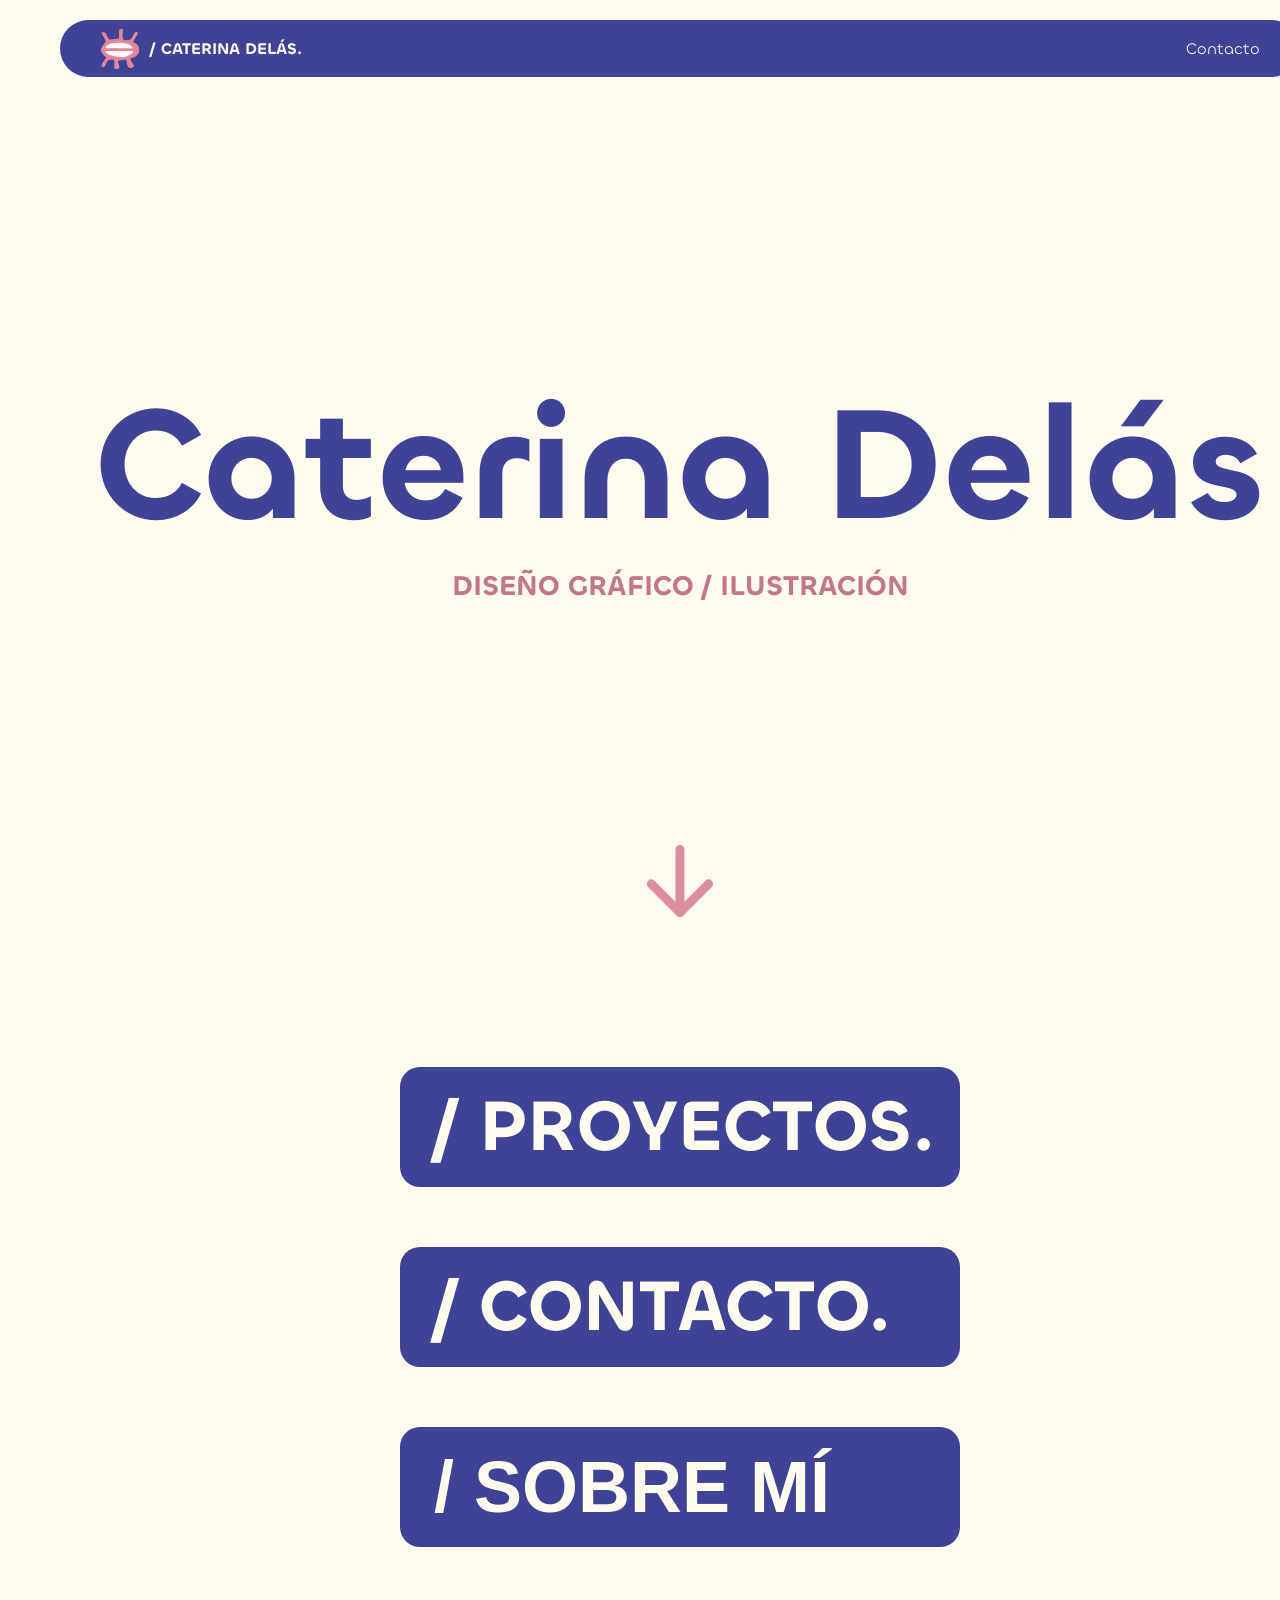
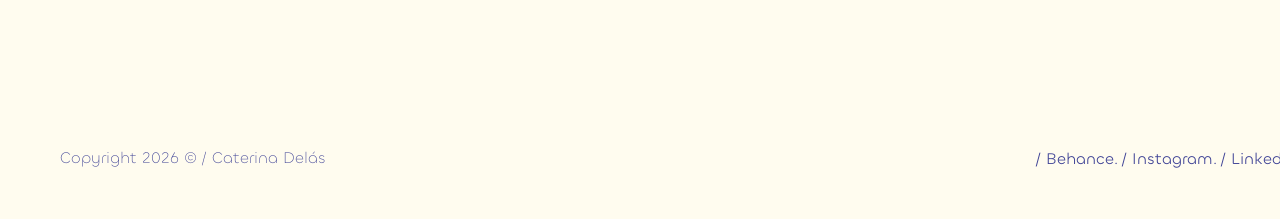
<file: index.html>
<!DOCTYPE html>
<html>

<head>
    <meta charset="utf-8" />
    <title>Caterina Delas - Portfolio</title>
    <link rel="stylesheet" href="estilos.css">
    <link rel="icon" type="image/png" href="img/svg/ojo_abierto.svg">
    <style>
        @import url('https://fonts.googleapis.com/css2?family=Inter:ital,opsz,wght@0,14..32,100..900;1,14..32,100..900&display=swap');
    </style>
</head>

<body>

    <header class="header-container">

        <div class="header-azul">

            <!-- logo / nombre -->
            <div class="logo-y-nombre">
                <div class="contenedor-ojito">
                    <img src="img/svg/ojo_abierto.svg" alt="Logo ojo abierto" class="ojo-abierto">
                    <img src="img/svg/ojo_cerrado.svg" alt="Logo ojo cerrado" class="ojo-cerrado">
                </div>
                <p class="header-nombre"> / CATERINA DELÁS. </p>
            </div>

            <!-- nav -->
            <nav>
                <a href="contacto.html" class="botones-nav">Contacto</a>
            </nav>

        </div>

    </header>

    <main>

        <section class="portada">
            <div class="portada-nombre-y-bajada">
                <h1> Caterina Delás </h1>
                <h4>DISEÑO GRÁFICO / ILUSTRACIÓN</h4>
            </div>

            <img src="img/svg/flecha.svg" alt="flecha hacia abajo" width="68" height="72">
        </section>

        <section class="contenidos">
            <div class="contenidos-botones-todos">

                <!-- botones -->
                <a href="proyectos.html">
                    / PROYECTOS.
                    <img src="img/svg/asterisco.svg" alt="Asterisco" class="asterisco-hover">
                </a>
                <a href="contacto.html">
                    / CONTACTO.
                    <img src="img/svg/asterisco.svg" alt="Asterisco" class="asterisco-hover">
                </a>

                <!-- desplegable-->
                <button class="desplegable" type="button">
                    <p>/ SOBRE MÍ</p>
                    <p class="texto-desplegado">
                        Diseñadora e ilustradora orientada a la creación de identidad visual, proyectos editoriales y
                        comunicación de marca.
                        Fusionando la exploración analógica (mucha) con herramientas digitales, abarcando principalmente
                        la ilustración, diseño editorial, bajadas a piezas reales como afiches, merch y publicaciones
                        varias para redes sociales.
                        PD. Me gusta dibujar perritos, es inevitable.
                    </p>
                    <img src="img/svg/asterisco.svg" alt="Asterisco" class="asterisco-hover">
                </button>

            </div>

        </section>

    </main>

    <footer>
        <p>Copyright 2026 © / Caterina Delás</p>
        <nav class="footer-nav">
            <a href="https://www.behance.net/whoskt" target="_blank" class="botones-nav">/ Behance.</a>
            <a href="https://www.instagram.com/whoskt/?hl=es" target="_blank" class="botones-nav">/ Instagram.</a>
            <a href="https://www.linkedin.com/in/caterina." target="_blank" class="botones-nav">/ Linkedin.</a>
        </nav>
    </footer>

</body>

</html>
</file>
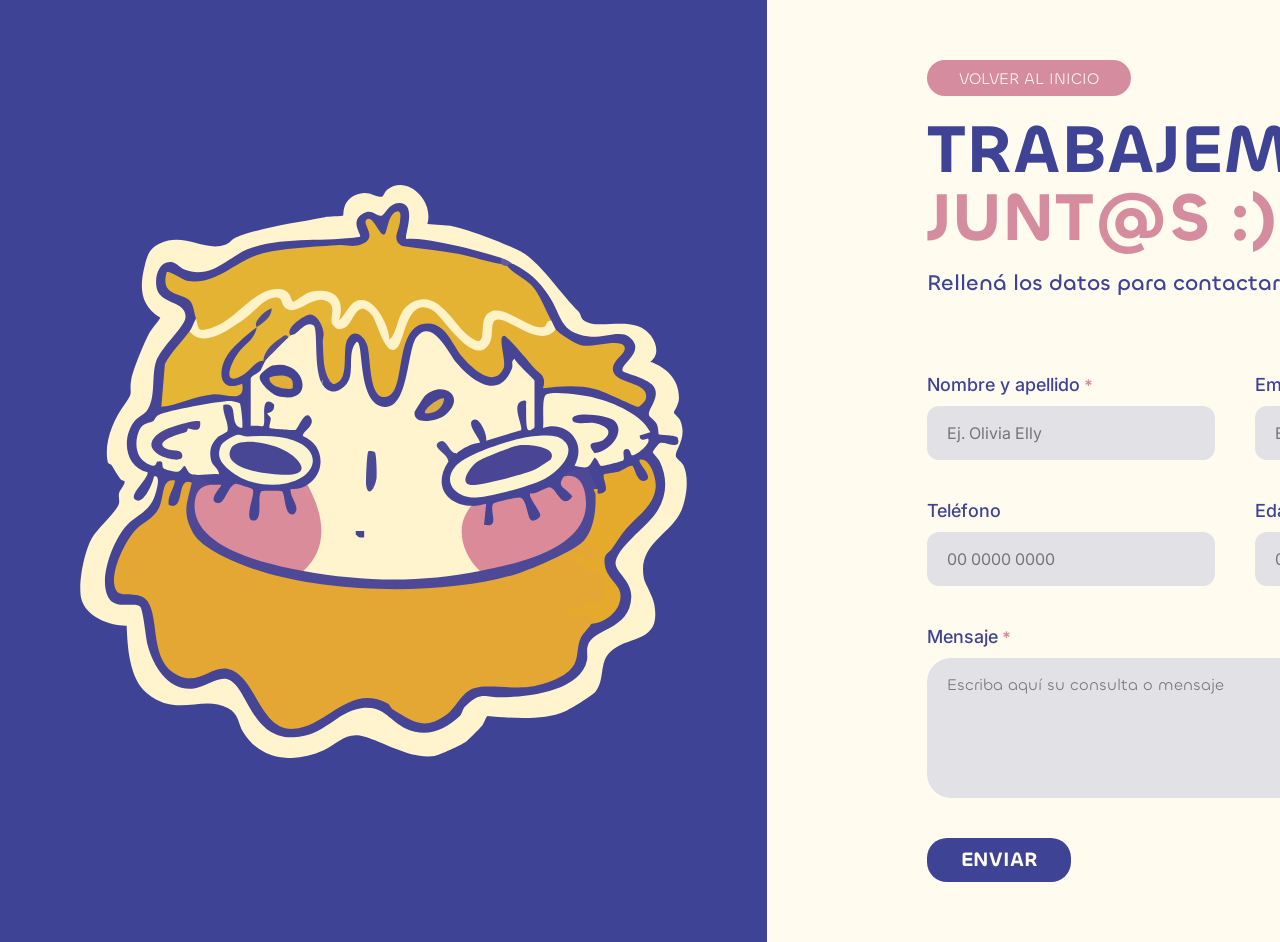
<file: contacto.html>
<!DOCTYPE html>
<html>

<head>
    <meta charset="utf-8" />
    <title>Caterina Delas - Contacto</title>
    <link rel="stylesheet" href="estilos.css">
    <link rel="icon" type="image/png" href="img/svg/ojo_abierto.svg">
    <style>
        @import url('https://fonts.googleapis.com/css2?family=Inter:ital,opsz,wght@0,14..32,100..900;1,14..32,100..900&display=swap');
    </style>
</head>

<body class="body-contacto">
    <main class="contacto-contenedor">

        <section class="contacto-imagen">
            <img src="img/svg/kt_borde.svg" alt="kt" width="607" height="573">
        </section>

        <section class="contacto-formulario">

            <article class="data-formulario">
                <a href="index.html">Volver al inicio</a>

                <div>
                    <h1>
                        <span id="trabajemos">TRABAJEMOS</span>
                        <span id="juntos">JUNT@S :)</span>
                    </h1>
                </div>

                <p>Rellená los datos para contactarme.</p>

            </article>

            <article>

                <form id="formulario">

                    <div class="formulario-columna">

                        <div class="input-columna">
                            <label for="nombre">Nombre y apellido<span class="campo-obligatorio"> *</span></label>
                            <input type="text" name="nombre" id="nombre" maxlength="30" placeholder="Ej. Olivia Elly"
                                required>
                        </div>

                        <div class="input-columna">
                            <label for="email">Email<span class="campo-obligatorio"> *</span></label>
                            <input type="email" name="email" id="email" placeholder="Ej. oliviaelly@gmail.com" required>

                        </div>

                    </div>

                    <div class="formulario-columna">

                        <div class="input-columna">
                            <label for="tel">Teléfono</label>
                            <input type="tel" name="telefono" id="telefono" maxlength="10" placeholder="00 0000 0000">
                        </div>

                        <div class="input-columna">
                            <label for="edad">Edad</label>
                            <input type="number" name="edad" id="edad" min="18" max="100" placeholder="00">
                        </div>

                    </div>

                    <div id="input-mensaje">
                        <label for="mensaje">Mensaje<span class="campo-obligatorio"> *</span></label>
                        <textarea name="mensaje" id="mensaje" placeholder="Escriba aquí su consulta o mensaje"
                            required></textarea>
                    </div>

                    <button type="submit">ENVIAR</button>

                </form>

            </article>

        </section>

    </main>
</body>

</html>
</file>
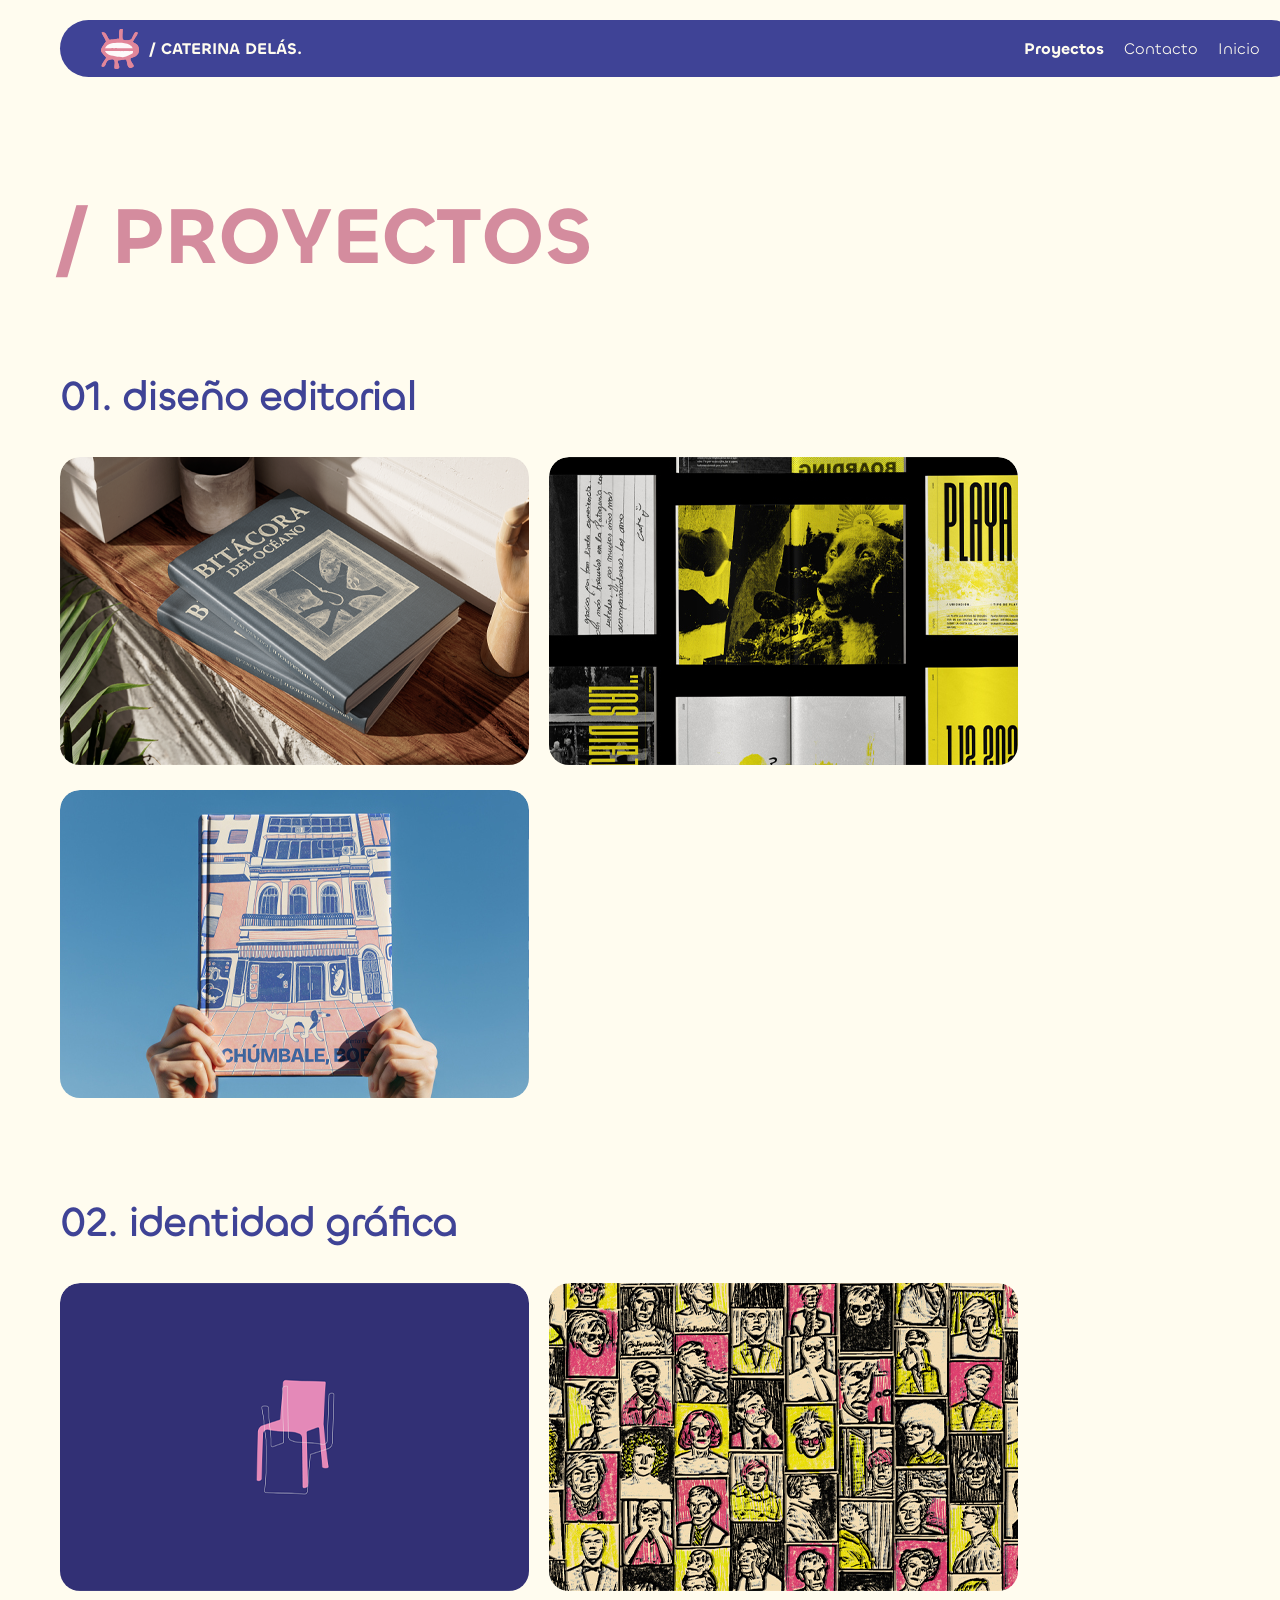
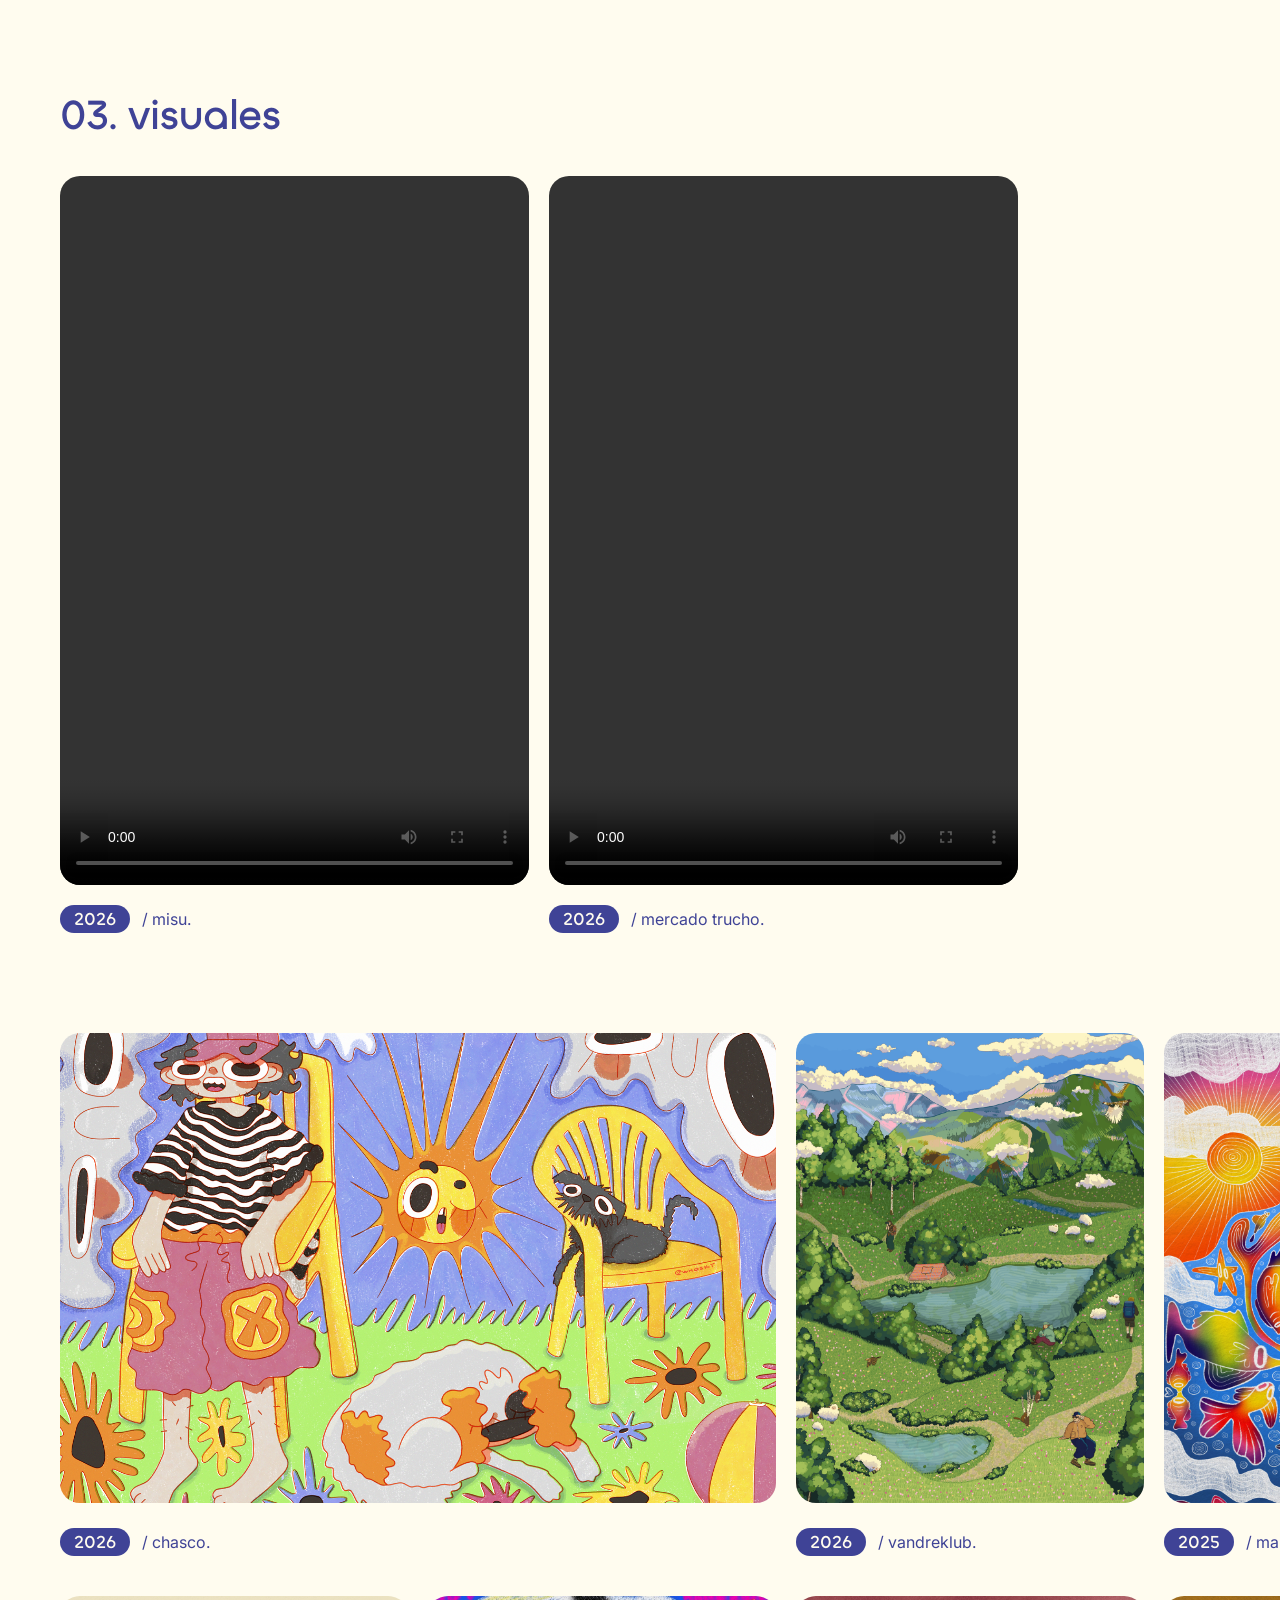
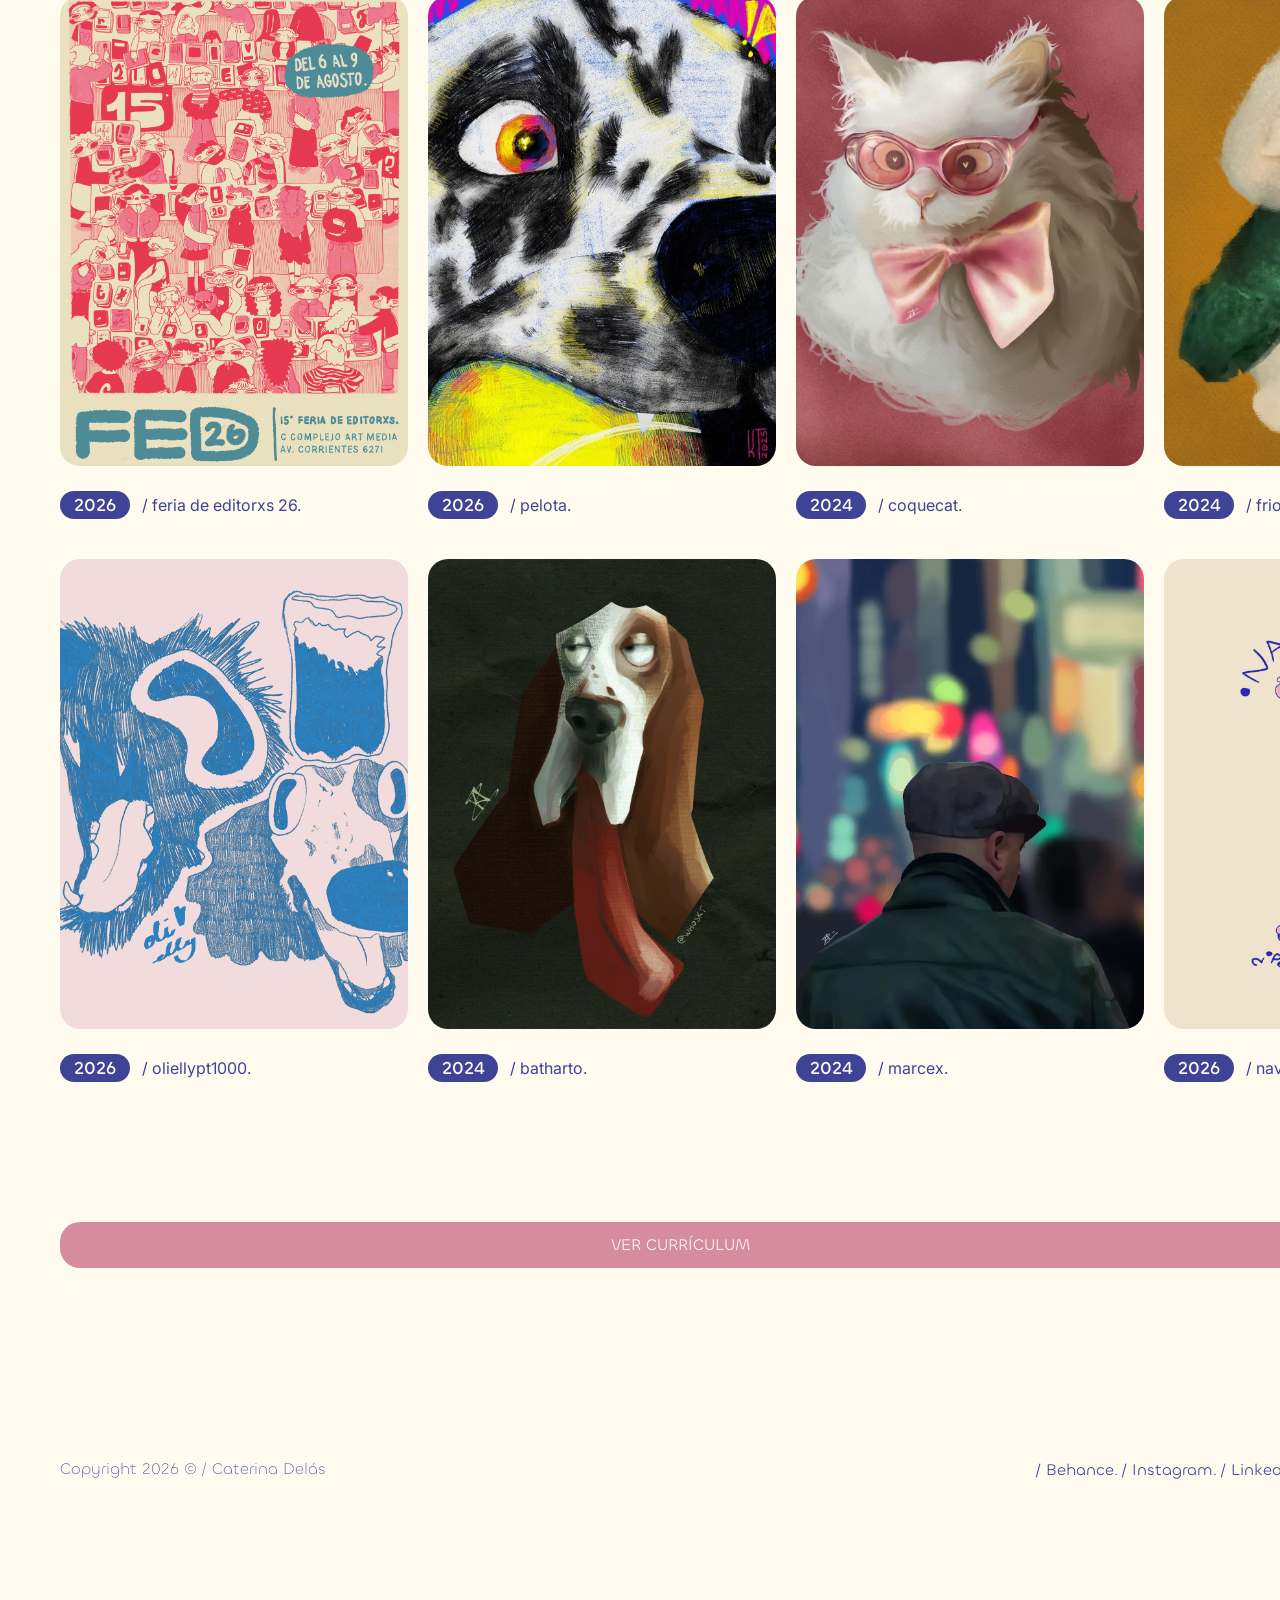
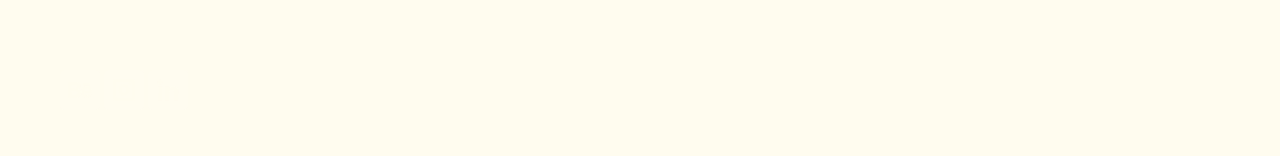
<file: proyectos.html>
<!DOCTYPE html>
<html>

<head>
    <meta charset="utf-8" />
    <meta name="viewport" content="width=device-width, initial-scale=1.0">
    <title>Caterina Delas - Proyectos</title>
    <link rel="stylesheet" href="estilos.css">
    <link rel="icon" type="image/png" href="img/svg/ojo_abierto.svg">
    <style>
        @import url('https://fonts.googleapis.com/css2?family=Inter:ital,opsz,wght@0,14..32,100..900;1,14..32,100..900&display=swap');
    </style>
</head>

<body>
    <header class="header-container">
        <div class="header-azul">
            <!-- logo / nombre -->
            <div class="logo-y-nombre">
                <div class="contenedor-ojito">
                    <img src="img/svg/ojo_abierto.svg" alt="Logo ojo abierto" class="ojo-abierto">
                    <img src="img/svg/ojo_cerrado.svg" alt="Logo ojo cerrado" class="ojo-cerrado">
                </div>
                <p class="header-nombre"> / CATERINA DELÁS. </p>
            </div>

            <!-- nav escritorio -->
            <nav class="nav-escritorio">
                <p>Proyectos</p>
                <a href="contacto.html" class="botones-nav">Contacto</a>
                <a href="index.html" class="botones-nav">Inicio</a>
            </nav>

            <!-- menú hamburguesa -->
            <details class="menu-hamburguesa">
                <summary>☰</summary>
                <nav class="menu-hamburguesa-contenido">
                    <p>Proyectos</p>
                    <a href="index.html">Inicio</a>
                    <a href="contacto.html">Contacto</a>
                </nav>
            </details>
        </div>

        </div>
    </header>

    <main>

        <section class="proyectos-grupos">

            <h1 class="proyectos-titulo">/ PROYECTOS</h1>

            <!-- DISEÑO EDITORIAL -->

            <article class="proyectos">
                <h2>01. diseño editorial</h2>
                <div class="fila">

                    <!-- bitácora del océano -->
                    <a href="https://www.behance.net/gallery/243553977/Bitacora-del-ocano" target="_blank"
                        class="tarjeta-proyecto">
                        <img src="img/web/proyectos_diseño/proyecto_bitacora_del_oceano.png"
                            alt="Bitácora del Océano portada" class="proyecto-portada" width="469" height="308">
                        <div class="proyecto-overlay">
                            <p>BITÁCORA DEL OCÉANO</p>
                        </div>
                    </a>

                    <!-- epuyén -->
                    <a href="https://www.behance.net/gallery/242209793/epuyn-fanzine" target="_blank"
                        class="tarjeta-proyecto">
                        <img src="img/web/proyectos_diseño/proyecto_epuyen.jpg" alt="Epuyén portada"
                            class="proyecto-portada" width="469" height="308">
                        <div class="proyecto-overlay">
                            <p>EPUYÉN</p>
                        </div>
                    </a>

                    <!-- ¡chúmbale, bob! -->
                    <a href="https://www.behance.net/gallery/254099663/Chumbale-Bob-REDISENO" target="_blank"
                        class="tarjeta-proyecto">
                        <img src="img/web/proyectos_diseño/proyecto_chumbale_bob.jpg" alt="¡Chúmbale, Bob! portada"
                            class="proyecto-portada" width="469" height="308">
                        <div class="proyecto-overlay">
                            <p>¡CHÚMBALE, BOB!</p>
                        </div>
                    </a>

                </div>
            </article>

            <!-- IDENTIDAD GRÁFICA -->

            <article class="proyectos">
                <h2>02. identidad gráfica</h2>
                <div class="fila">

                    <!-- [in]útil -->
                    <a href="https://www.behance.net/gallery/243844587/inutil" target="_blank" class="tarjeta-proyecto">
                        <img src="img/web/proyectos_diseño/proyecto_inutil.png" alt="Bitácora del Océano portada"
                            class="proyecto-portada" width="469" height="308">
                        <div class="proyecto-overlay">
                            <p>[IN]ÚTIL</p>
                        </div>
                    </a>

                    <!-- warhol -->
                    <a href="https://www.behance.net/gallery/251912555/warhol" target="_blank" class="tarjeta-proyecto">
                        <img src="img/web/proyectos_diseño/proyecto_warhol.jpg" alt="Epuyén portada"
                            class="proyecto-portada" width="469" height="308">
                        <div class="proyecto-overlay">
                            <p>WARHOL</p>
                        </div>
                    </a>

                </div>
            </article>

            <!-- VISUALES -->


            <article class="proyectos">
                <h2>03. visuales</h2>
                <div class="fila">

                    <!-- misu -->
                    <div class="tarjeta-visuales">
                        <video src="img/web/visuales_mp4/misu.mp4" class="proyecto-portada" width="469" height="709"
                            controls playsinline>
                        </video>
                        <div class="bajada-ilustraciones-visuales">
                            <p class="bajada-ilustraciones-visuales-fecha">2026</p>
                            <p>/ misu.</p>
                        </div>

                    </div>

                    <!-- mercado trucho -->

                    <div class="tarjeta-visuales">
                        <video src="img/web/visuales_mp4/final_d2.mp4" class="proyecto-portada" width="469" height="709"
                            controls playsinline>
                        </video>
                        <div class="bajada-ilustraciones-visuales">
                            <p class="bajada-ilustraciones-visuales-fecha">2026</p>
                            <p>/ mercado trucho.</p>
                        </div>
                    </div>

                </div>
            </article>

        </section>

        <!-- GALERÍA -->

        <section class="grid-container-ilustraciones">

            <!-- CHASCO -->
            <article class="grid-item a">
                <a href="#modal-chasco">
                    <img src="img/web/ilustraciones/chasco.png" alt="chasco" width="716" height="470">
                </a>
                <div class="bajada-ilustraciones-visuales">
                    <p class="bajada-ilustraciones-visuales-fecha">2026</p>
                    <p>/ chasco.</p>
                </div>
            </article>

            <!-- CHASCO - modal -->
            <div id="modal-chasco" class="modal-contenedor">
                <div class="ilustracion-zoom-contenedor">
                    <section class="ilustracion-data">
                        <div class="header-trucho">
                            <a href="#grid-container-ilustraciones">
                                <img src="img/svg/volver_atras.svg" alt="Cerrar modal">
                            </a>
                            <p>/ ILUSTRACIONES DESTACADAS.</p>
                        </div>
                        <article class="ilustracion-descripcion">
                            <div class="ilustracion-descripcion-titulo-bajada">
                                <h1>CHASCO</h1>
                                <h2>Ilustración personal.</h2>
                            </div>
                            <p>
                                Ilustración hecha por amor al arte donde se pueden apreciar mi papá con mis perras en un
                                lugar de Chascomús lleno de pasto y florcitas.
                            </p>
                        </article>
                    </section>
                    <section class="ilustracion-zoom">
                        <img src="img/web/ilustraciones/chasco.png" alt="chasco" width="1358" height="1080">
                    </section>
                </div>
            </div>

            <!-- 2. VANDREKLUB -->
            <article class="grid-item">
                <a href="#modal-vandreklub">
                    <img src="img/web/ilustraciones/vandreklub.jpg" alt="vandreklub" width="348" height="470">
                </a>
                <div class="bajada-ilustraciones-visuales">
                    <p class="bajada-ilustraciones-visuales-fecha">2026</p>
                    <p>/ vandreklub.</p>
                </div>
            </article>

            <!-- VANDREKLUB - modal -->
            <div id="modal-vandreklub" class="modal-contenedor">
                <div class="ilustracion-zoom-contenedor">
                    <section class="ilustracion-data">
                        <div class="header-trucho">
                            <a href="#grid-container-ilustraciones">
                                <img src="img/svg/volver_atras.svg" alt="Cerrar modal">
                            </a>
                            <p>/ ILUSTRACIONES DESTACADAS.</p>
                        </div>
                        <article class="ilustracion-descripcion">
                            <div class="ilustracion-descripcion-titulo-bajada">
                                <h1>VANDREKLUB</h1>
                                <h2>Ilustración realizada para un club de senderismo en Noruega.</h2>
                            </div>
                            <p>
                                Ilustración para un pañuelo de 55x55cm del cual se extrayeron elementos para ser
                                bordados en gorras, o incluso estampados en remeras y otros soportes.
                            </p>
                        </article>
                    </section>
                    <section class="ilustracion-zoom">
                        <img src="img/web/ilustraciones/vandreklub.jpg" alt="vandreklub" width="1073" height="1450">
                    </section>
                </div>
            </div>

            <!-- 3. MAR DE SODA -->
            <article class="grid-item">
                <a href="#modal-mar-de-soda">
                    <img src="img/web/ilustraciones/mar-de-soda.jpg" alt="mar de soda" width="348" height="470">
                </a>
                <div class="bajada-ilustraciones-visuales">
                    <p class="bajada-ilustraciones-visuales-fecha">2025</p>
                    <p>/ mar de soda.</p>
                </div>
            </article>

            <!-- MAR DE SODA - modal -->
            <div id="modal-mar-de-soda" class="modal-contenedor">
                <div class="ilustracion-zoom-contenedor">
                    <section class="ilustracion-data">
                        <div class="header-trucho">
                            <a href="#grid-container-ilustraciones">
                                <img src="img/svg/volver_atras.svg" alt="Cerrar modal">
                            </a>
                            <p>/ ILUSTRACIONES DESTACADAS.</p>
                        </div>
                        <article class="ilustracion-descripcion">
                            <div class="ilustracion-descripcion-titulo-bajada">
                                <h1>MAR DE SODA</h1>
                                <h2>Ilustración para convocatoria.</h2>
                            </div>
                            <p>
                                Proyecto de ilustración para la convocatoria para artistas de la colaboración entre
                                Ivess y BADA.
                            </p>
                        </article>
                    </section>
                    <section class="ilustracion-zoom">
                        <img src="img/web/ilustraciones/mar-de-soda.jpg" alt="mar de soda" width="1073" height="1450">
                    </section>
                </div>
            </div>

            <!-- FED 26 -->
            <article class="grid-item">
                <a href="#modal-fed-26">
                    <img src="img/web/ilustraciones/fed.jpg" alt="feria de editorxs" width="348" height="470">
                </a>
                <div class="bajada-ilustraciones-visuales">
                    <p class="bajada-ilustraciones-visuales-fecha">2026</p>
                    <p>/ feria de editorxs 26.</p>
                </div>
            </article>

            <!-- FED26 - modal -->
            <div id="modal-fed-26" class="modal-contenedor">
                <div class="ilustracion-zoom-contenedor">
                    <section class="ilustracion-data">
                        <div class="header-trucho">
                            <a href="#grid-container-ilustraciones">
                                <img src="img/svg/volver_atras.svg" alt="Cerrar modal">
                            </a>
                            <p>/ ILUSTRACIONES DESTACADAS.</p>
                        </div>
                        <article class="ilustracion-descripcion">
                            <div class="ilustracion-descripcion-titulo-bajada">
                                <h1>FERIA DE EDITORXS 26</h1>
                                <h2>Ilustración para convocatoria.</h2>
                            </div>
                            <p>
                                Ilustración desarrollada para la convocatoria de realización de afiches para la Feria de
                                Editorxs del año 2026.
                            </p>
                        </article>
                    </section>
                    <section class="ilustracion-zoom">
                        <img src="img/web/ilustraciones/fed.jpg" alt="feria de editorxs" width="1073" height="1450">
                    </section>
                </div>
            </div>

            <!-- PELOTA -->
            <article class="grid-item">
                <a href="#modal-pelota">
                    <img src="img/web/ilustraciones/pelota.jpg" alt="pelota" width="348" height="470">
                </a>
                <div class="bajada-ilustraciones-visuales">
                    <p class="bajada-ilustraciones-visuales-fecha">2026</p>
                    <p>/ pelota.</p>
                </div>
            </article>

            <!-- PELOTA - modal -->
            <div id="modal-pelota" class="modal-contenedor">
                <div class="ilustracion-zoom-contenedor">
                    <section class="ilustracion-data">
                        <div class="header-trucho">
                            <a href="#grid-container-ilustraciones">
                                <img src="img/svg/volver_atras.svg" alt="Cerrar modal">
                            </a>
                            <p>/ ILUSTRACIONES DESTACADAS.</p>
                        </div>
                        <article class="ilustracion-descripcion">
                            <div class="ilustracion-descripcion-titulo-bajada">
                                <h1>PELOTA</h1>
                                <h2>Ilustración personal.</h2>
                            </div>
                            <p>
                                Ilustración de un perrito colorinche con una pelota. PD. Estaba probando paleta de color
                                y texturas/pinceles.
                            </p>
                        </article>
                    </section>
                    <section class="ilustracion-zoom">
                        <img src="img/web/ilustraciones/pelota.jpg" alt="pelota" width="1073" height="1450">
                    </section>
                </div>
            </div>

            <!-- COQUECAT -->
            <article class="grid-item">
                <a href="#modal-coquecat">
                    <img src="img/web/ilustraciones/coquecat.jpg" alt="coquecat" width="348" height="470">
                </a>
                <div class="bajada-ilustraciones-visuales">
                    <p class="bajada-ilustraciones-visuales-fecha">2024</p>
                    <p>/ coquecat.</p>
                </div>
            </article>

            <!-- COQUECAT - modal-->
            <div id="modal-coquecat" class="modal-contenedor">
                <div class="ilustracion-zoom-contenedor">
                    <section class="ilustracion-data">
                        <div class="header-trucho">
                            <a href="#grid-container-ilustraciones">
                                <img src="img/svg/volver_atras.svg" alt="Cerrar modal">
                            </a>
                            <p>/ ILUSTRACIONES DESTACADAS.</p>
                        </div>
                        <article class="ilustracion-descripcion">
                            <div class="ilustracion-descripcion-titulo-bajada">
                                <h1>COQUECAT</h1>
                                <h2>Ilustración para emprendimiento.</h2>
                            </div>
                            <p>
                                Ilustración de práctica para ilustrar mascotas.
                            </p>
                        </article>
                    </section>
                    <section class="ilustracion-zoom">
                        <img src="img/web/ilustraciones/coquecat.jpg" alt="coquecat" width="1073" height="1450">
                    </section>
                </div>
            </div>

            <!-- FRIOLENTO -->
            <article class="grid-item">
                <a href="#modal-friolento">
                    <img src="img/web/ilustraciones/friolento.jpg" alt="friolento" width="348" height="470">
                </a>
                <div class="bajada-ilustraciones-visuales">
                    <p class="bajada-ilustraciones-visuales-fecha">2024</p>
                    <p>/ friolento.</p>
                </div>
            </article>

            <!-- FRIOLENTO - modal -->
            <div id="modal-friolento" class="modal-contenedor">
                <div class="ilustracion-zoom-contenedor">
                    <section class="ilustracion-data">
                        <div class="header-trucho">
                            <a href="#grid-container-ilustraciones">
                                <img src="img/svg/volver_atras.svg" alt="Cerrar modal">
                            </a>
                            <p>/ ILUSTRACIONES DESTACADAS.</p>
                        </div>
                        <article class="ilustracion-descripcion">
                            <div class="ilustracion-descripcion-titulo-bajada">
                                <h1>FRIOLENTO</h1>
                                <h2>Ilustración para emprendimiento.</h2>
                            </div>
                            <p>
                                Ilustración de práctica para ilustrar mascotas.
                            </p>
                        </article>
                    </section>
                    <section class="ilustracion-zoom">
                        <img src="img/web/ilustraciones/friolento.jpg" alt="friolento" width="1073" height="1450">
                    </section>
                </div>
            </div>

            <!-- OLIELLY -->
            <article class="grid-item">
                <a href="#modal-oliellypt1000">
                    <img src="img/web/ilustraciones/oliellypt1000.jpg" alt="oliellypt1000" width="348" height="470">
                </a>
                <div class="bajada-ilustraciones-visuales">
                    <p class="bajada-ilustraciones-visuales-fecha">2026</p>
                    <p>/ oliellypt1000.</p>
                </div>
            </article>

            <!-- OLIELLYPT1000 - modal -->
            <div id="modal-oliellypt1000" class="modal-contenedor">
                <div class="ilustracion-zoom-contenedor">
                    <section class="ilustracion-data">
                        <div class="header-trucho">
                            <a href="#grid-container-ilustraciones">
                                <img src="img/svg/volver_atras.svg" alt="Cerrar modal">
                            </a>
                            <p>/ ILUSTRACIONES DESTACADAS.</p>
                        </div>
                        <article class="ilustracion-descripcion">
                            <div class="ilustracion-descripcion-titulo-bajada">
                                <h1>OLIELYLPT1000</h1>
                                <h2>Ilustración experimental.</h2>
                            </div>
                            <p>
                                Ilustración experimental de mis dos mascotas, Elly y Olivia. Y sí, Elly tiene un fernet
                                en la cabeza.
                            </p>
                        </article>
                    </section>
                    <section class="ilustracion-zoom">
                        <img src="img/web/ilustraciones/oliellypt1000.jpg" alt="oliellypt1000" width="1073"
                            height="1450">
                    </section>
                </div>
            </div>

            <!-- BATHARTO -->
            <article class="grid-item">
                <a href="#modal-batharto">
                    <img src="img/web/ilustraciones/batharto.jpg" alt="batharto" width="348" height="470">
                </a>
                <div class="bajada-ilustraciones-visuales">
                    <p class="bajada-ilustraciones-visuales-fecha">2024</p>
                    <p>/ batharto.</p>
                </div>
            </article>

            <!-- BATHARTO - modal -->
            <div id="modal-batharto" class="modal-contenedor">
                <div class="ilustracion-zoom-contenedor">
                    <section class="ilustracion-data">
                        <div class="header-trucho">
                            <a href="#grid-container-ilustraciones">
                                <img src="img/svg/volver_atras.svg" alt="Cerrar modal">
                            </a>
                            <p>/ ILUSTRACIONES DESTACADAS.</p>
                        </div>
                        <article class="ilustracion-descripcion">
                            <div class="ilustracion-descripcion-titulo-bajada">
                                <h1>BATHARTO</h1>
                                <h2>Ilustración personal.</h2>
                            </div>
                            <p>
                                Ilustración para experimental con texturas y paleta de color, también estilo.
                            </p>
                        </article>
                    </section>
                    <section class="ilustracion-zoom">
                        <img src="img/web/ilustraciones/batharto.jpg" alt="batharto" width="1073" height="1450">
                    </section>
                </div>
            </div>

            <!-- MARCEX -->
            <article class="grid-item">
                <a href="#modal-marcex">
                    <img src="img/web/ilustraciones/marcex.jpg" alt="marcex" width="348" height="470">
                </a>
                <div class="bajada-ilustraciones-visuales">
                    <p class="bajada-ilustraciones-visuales-fecha">2024</p>
                    <p>/ marcex.</p>
                </div>
            </article>

            <!-- MARCEX - modal -->
            <div id="modal-marcex" class="modal-contenedor">
                <div class="ilustracion-zoom-contenedor">
                    <section class="ilustracion-data">
                        <div class="header-trucho">
                            <a href="#grid-container-ilustraciones">
                                <img src="img/svg/volver_atras.svg" alt="Cerrar modal">
                            </a>
                            <p>/ ILUSTRACIONES DESTACADAS.</p>
                        </div>
                        <article class="ilustracion-descripcion">
                            <div class="ilustracion-descripcion-titulo-bajada">
                                <h1>MARCEX</h1>
                                <h2>Ilustración personal.</h2>
                            </div>
                            <p>
                                Ilustración de práctica a partir de una fotografía.
                            </p>
                        </article>
                    </section>
                    <section class="ilustracion-zoom">
                        <img src="img/web/ilustraciones/marcex.jpg" alt="marcex" width="1073" height="1450">
                    </section>
                </div>
            </div>

            <!-- NAVIDAD EN ARG -->
            <article class="grid-item">
                <a href="#modal-navidad-en-arg">
                    <img src="img/web/ilustraciones/navidad-en-arg.jpg" alt="navidad en arg" width="348" height="470">
                </a>
                <div class="bajada-ilustraciones-visuales">
                    <p class="bajada-ilustraciones-visuales-fecha">2026</p>
                    <p>/ navidad en arg.</p>
                </div>
            </article>

            <!-- NAVIDAD EN ARG - modal -->
            <div id="modal-navidad-en-arg" class="modal-contenedor">
                <div class="ilustracion-zoom-contenedor">
                    <section class="ilustracion-data">
                        <div class="header-trucho">
                            <a href="#grid-container-ilustraciones">
                                <img src="img/svg/volver_atras.svg" alt="Cerrar modal">
                            </a>
                            <p>/ ILUSTRACIONES DESTACADAS.</p>
                        </div>
                        <article class="ilustracion-descripcion">
                            <div class="ilustracion-descripcion-titulo-bajada">
                                <h1>NAVIDAD EN ARG</h1>
                                <h2>Ilustración personal.</h2>
                            </div>
                            <p>
                                Ilustración temática sobre la navidad veraniega y la cultura popular argentina.
                            </p>
                        </article>
                    </section>
                    <section class="ilustracion-zoom">
                        <img src="img/web/ilustraciones/navidad-en-arg.jpg" alt="navidad en arg" width="1073"
                            height="1450">
                    </section>
                </div>
            </div>

        </section>


        <!-- CURRÍCULUM -->

        <details class="curriculum-accordion">

            <!-- el summary sería como el botón de VER CURRÍCULUM -->
            <summary class="boton-curriculum">VER CURRÍCULUM</summary>

            <!-- acá esta todo lo desplegable o lo interno -->
            <div class="curriculum-contenido-interno">

                <article class="contenido">
                    <div>
                        <h2>/ Formación.</h2>
                        <h4>Licenciatura en Diseño y Comunicación visual</h4>
                        <p>Universidad Nacional de Lanús [UNLa]</p>
                        <p class="duracion">2023 - en curso</p>
                    </div>
                </article>

                <article class="contenido">
                    <div>
                        <h2>/ Experiencia.</h2>
                        <div>
                            <h4>Trabajos independientes / encargos</h4>
                            <p>Desarrollo de ilustraciones, identidad de marca, piezas publicitarias y
                                stickers
                                comerciales para clientes particulares.</p>
                            <p class="duracion">2025 - en curso</p>
                        </div>
                        <div>
                            <h4>Proyectos académicos de diseño</h4>
                            <p>Desarrollo integral de proyectos de diseño, incluyendo identidad visual,
                                diseño
                                editorial, ilustración y otras piezas de comunicación.</p>
                            <p class="duracion">2023 - en curso</p>
                        </div>
                    </div>
                </article>

                <article class="secciones-agrupadas">
                    <div class="secciones">
                        <h2>/ Áreas</h2>
                        <ul>
                            <li>Diseño editorial</li>
                            <li>Ilustración</li>
                            <li>Identidad visual</li>
                        </ul>
                    </div>

                    <div class="secciones">
                        <h2>/ Programas.</h2>
                        <div class="programas">
                            <img src="img/svg/programas/illustrator.svg" alt="Logo de Adobe Illustrator" width="35"
                                height="35">
                            <p>Adobe Illustrator</p>
                        </div>
                        <div class="programas">
                            <img src="img/svg/programas/photoshop.svg" alt="Logo de Adobe Photoshop" width="35"
                                height="35">
                            <p>Adobe Photoshop</p>
                        </div>
                        <div class="programas">
                            <img src="img/svg/programas/indesign.svg" alt="Logo de Adobe Indesign" width="35"
                                height="35">
                            <p>Adobe Indesign</p>
                        </div>
                    </div>

                    <div class="secciones">
                        <h2>/ Habilidades.</h2>
                        <ul>
                            <li>Organización y gestión</li>
                            <li>Responsabilidad</li>
                            <li>Trabajo en equipo</li>
                            <li>Autonomía</li>
                            <li>Atención al detalle</li>
                        </ul>
                    </div>

                    <div class="secciones">
                        <h2>/ Idiomas.</h2>
                        <ul>
                            <li>Español nativo</li>
                            <li>Inglés avanzado</li>
                        </ul>
                    </div>
                </article>

                <div class="contenedor-boton-cerrar">
                    <button type="button" class="boton-curriculum cerrar"
                        onclick="this.closest('details').removeAttribute('open')">CERRAR</button>
                </div>

            </div>

        </details>

        <!-- botón solo para el celu!!! (está simulado, realmente no lleva a ningún lado, al menos por ahora)-->
        <a href="curriculum.html" class="boton-curriculum-mobile-link">Ver currículum</a>

    </main>

    <footer>
        <p>Copyright 2026 © / Caterina Delás</p>
        <nav class="footer-nav">
            <a href="https://www.behance.net/whoskt" target="_blank" class="botones-nav">/
                Behance.</a>
            <a href="https://www.instagram.com/whoskt/?hl=es" target="_blank" class="botones-nav">/
                Instagram.</a>
            <a href="https://www.linkedin.com/in/caterina." target="_blank" class="botones-nav">/
                Linkedin.</a>
        </nav>
    </footer>

    <footer class="footer-mobile">
        <nav class="footer-nav-mobile">
            <a href="https://www.behance.net/whoskt" target="_blank" class="botones-nav"><img
                    src="img/svg/footer/behance.svg" width="40" height="40"></a>
            <a href="https://www.instagram.com/whoskt/?hl=es" target="_blank" class="botones-nav"><img
                    src="img/svg/footer/instagram.svg" width="40" height="40"></a>
            <a href="https://www.linkedin.com/in/caterina." target="_blank" class="botones-nav"><img
                    src="img/svg/footer/linkedin.svg" width="40" height="40"></a>
        </nav>
    </footer>

</body>

</html>
</file>
<file: estilos.css>
/* CSS DOCUMENT */
@charset "UTF-8";

/* CHILLAX FONT */

@font-face {
    font-family: 'Chillax EXTRALIGHT';
    src: url(fuentes/Chillax-Extralight.otf) format(opentype);
    font-weight: 200;
    font-style: normal;
}

@font-face {
    font-family: 'Chillax LIGHT';
    src: url(fuentes/Chillax-Light.otf) format(opentype);
    font-weight: 300;
    font-style: normal;
}

@font-face {
    font-family: 'Chillax REGULAR';
    src: url(fuentes/Chillax-Regular.otf) format(opentype);
    font-weight: 400;
    font-style: normal;
}

@font-face {
    font-family: 'Chillax MEDIUM';
    src: url(fuentes/Chillax-Medium.otf) format(opentype);
    font-weight: 500;
    font-style: normal;
}

@font-face {
    font-family: 'Chillax SEMIBOLD';
    src: url(fuentes/Chillax-Semibold.otf) format(opentype);
    font-weight: 600;
    font-style: normal;
}

@font-face {
    font-family: 'Chillax BOLD';
    src: url(fuentes/Chillax-Bold.otf) format(opentype);
    font-weight: 700;
    font-style: normal;
}

/* VARIABLES/ESTILOS */
:root {
    --blancont: #FFFCEF;
    --azul: #3F4396;
    --azul-texto: #2D2F6B;
    --rosita: #D48C9E;
    --rosa-texto: #C27688;
}

/* SELECTORES UNIVERSALES */
* {
    font-family: Inter;
    box-sizing: border-box;
    margin: 0;
    padding: 0;
    color: var(--azul);
    font-size: 16px;
    line-height: 22px;

}

/* BARRA DEL DESPLAZAMIENTO */

::-webkit-scrollbar {
    width: 10px;
    height: 10px;
}

::-webkit-scrollbar-track {
    background: transparent;
}

::-webkit-scrollbar-thumb {
    background-color: var(--rosita);
    border-radius: 10px;
}

/* ANIMACIONES */
.contenedor-ojito {
    position: relative;
    width: 40px;
    height: 40px;
}

.contenedor-ojito img {
    position: absolute;
    top: 0;
    left: 0;
    width: 100%;
    height: 100%;
    object-fit: contain;
}

@keyframes pestaneo {

    0%,
    90%,
    100% {
        opacity: 0;
    }

    93%,
    97% {
        opacity: 1;
    }
}

.ojo-cerrado {
    animation: pestaneo 2s infinite ease-in-out;
}

@keyframes flotar {
    0% {
        transform: translateY(0);
    }

    50% {
        transform: translateY(15px);
    }

    100% {
        transform: translateY(0);
    }
}

/** BODYs**/
body {
    display: flex;
    flex-direction: column;
    align-items: center;
    gap: 100px;
    background-color: var(--blancont);
    overflow-x: hidden;
    width: 100%;
    box-sizing: border-box;
    margin: 0 40px;

}

a {
    text-decoration: none;
}

/** HEADERs **/
.header-container {
    width: 100%;
    display: flex;
    justify-content: center;
    align-items: center;
    padding: 20px 20px;
}

.header-azul {
    background-color: var(--azul);
    border-radius: 100px;
    display: flex;
    justify-content: space-between;
    align-items: center;
    width: 100%;
    max-width: 1440px;
    min-width: 590px;
    padding: 12px 40px;
    box-sizing: border-box;
}

header p {
    color: var(--blancont);
    font-family: 'Chillax SEMIBOLD';
    font-size: 16px;
}

.logo-y-nombre {
    display: flex;
    height: 33px;
    align-items: center;
    gap: 10px;
}

.nav-escritorio {
    display: flex;
    flex-direction: row;
    gap: 20px;
}

.botones-nav {
    font-family: 'Chillax REGULAR';
    font-size: 16px;
    color: var(--blancont);
    transition: font-weight 0.15s ease;
}

.botones-nav:hover {
    font-family: 'Chillax SEMIBOLD';
}

/** FOOTERs **/
footer {
    display: flex;
    justify-content: space-between;
    align-items: center;
    max-width: 1440px;
    width: 100%;
    margin: 0 auto;
    padding: 40px 20px;
    box-sizing: border-box;
}

footer p {
    font-family: 'Chillax LIGHT';
    color: var(--azul);
    margin: 10px 0;
}

.footer-nav a {
    color: var(--azul);
}

/** INDEX.HTML **/

/* INDEX.HTML - MAIN */
main {
    display: flex;
    width: 100%;
    height: auto;
    flex-direction: column;
    align-items: center;
    gap: 100px;
    padding: 0 20px;
}

/* INDEX.HTML - section portada */
.portada {
    position: relative;
    display: flex;
    flex-direction: column;
    align-items: center;
    width: 100%;
    max-width: 1440px;
    min-height: 80vh;
    margin: 0 auto;
    gap: 40px;
    box-sizing: border-box;
}

.portada-nombre-y-bajada {
    display: flex;
    flex-direction: column;
    text-align: center;
    align-items: center;
    gap: 20px;
    margin: auto 0;
}

.portada-nombre-y-bajada h1 {
    color: var(--azul);
    text-align: center;
    font-family: 'Chillax SEMIBOLD';
    font-size: 160px;
    line-height: 170px;

}

.portada-nombre-y-bajada h4 {
    color: var(--rosa-texto);
    text-align: center;
    font-family: 'Chillax SEMIBOLD';
    font-size: 28px;
    line-height: 30px;
}

/* INDEX.HTML - flechita de portada */
.portada img {
    position: relative;
    animation: flotar 1s ease-in-out infinite;
    margin-top: 20px;
}

/* INDEX.HTML -  section contenidos */
.contenidos {
    display: flex;
    flex-direction: row;
    width: 100%;
    padding: 50px 0;
    align-items: center;
    box-sizing: border-box;
    gap: 60px;
}

.contenidos-botones-todos {
    display: flex;
    width: 100%;
    flex-direction: column;
    align-items: center;
    gap: 60px;
}

/* INDEX.HTML - proyectos y contacto */

.contenidos-botones-todos a {
    display: flex;
    width: 100%;
    max-width: 560px;
    padding: 24px 34px;
    align-items: center;
    justify-content: space-between;
    gap: 10px;
    border-radius: 20px;
    background: var(--azul);
    color: var(--blancont);
    font-family: 'Chillax SEMIBOLD';
    font-size: 72px;
    line-height: 72px;
    box-sizing: border-box;
    white-space: nowrap;
    transition: width 0.3s ease, padding 0.3s ease, background-color 0.3s ease;
}

.contenidos-botones-todos a .asterisco-hover {
    width: 0;
    height: 0;
    opacity: 0;
    transform: scale(0.5);
    transition: all 0.3s ease;
}

.contenidos-botones-todos a:hover {
    max-width: 630px;
    width: 100%;
    padding: 42px 34px;
    align-items: flex-start;
    background: var(--rosita);
}

.contenidos-botones-todos a:hover .asterisco-hover {
    width: 44px;
    height: 34px;
    opacity: 1;
    transform: scale(1);
}

/* INDEX.HTML - sobre mí (el desplegable) */
.desplegable {
    display: flex;
    flex-direction: column;
    align-items: flex-start;
    justify-content: flex-start;
    width: 100%;
    max-width: 560px;
    padding: 24px 34px;
    border-radius: 20px;
    border: none;
    background: var(--azul);
    color: var(--blancont);
    font-family: Chillax, sans-serif;
    font-size: 72px;
    font-weight: 600;
    line-height: 72px;
    box-sizing: border-box;
    overflow: hidden;
    cursor: default;
    position: relative;
    text-align: left;
    transition: width 0.3s ease, height 0.3s ease, padding 0.3s ease, background-color 0.3s ease;
}

.desplegable p {
    color: var(--blancont);
    font-family: Chillax, sans-serif;
    font-size: 72px;
    font-weight: 600;
    line-height: 72px;
}

.desplegable p:first-child {
    margin: 0;
    white-space: nowrap;
}

.desplegable .texto-desplegado {
    opacity: 0;
    font-size: 22px;
    font-weight: 400;
    line-height: 32px;
    margin-top: 0;
    max-height: 0;
    overflow: hidden;
    transition: opacity 0.3s ease, max-height 0.3s ease, margin-top 0.3s ease;
}

.desplegable .asterisco-hover {
    width: 0;
    height: 0;
    opacity: 0;
    transition: all 0.3s ease;
}

.desplegable:hover {
    max-width: 630px;
    width: 100%;
    height: auto;
    padding: 42px 34px;
    background: var(--rosita);
}

.desplegable:hover .texto-desplegado {
    font-family: Inter;
    font-weight: 500;
    opacity: 1;
    max-height: 500px;
    margin-top: 28px;
}

.desplegable:hover .asterisco-hover {
    width: 44px;
    height: 34px;
    opacity: 1;
    position: absolute;
    top: 42px;
    right: 34px;
}

/** CONTACTO.HTML **/

/* CONTACTO.HTML - MAIN */

.body-contacto {
    margin: 0;
}

/* CONTACTO.HTML - contenedor */
.contacto-contenedor {
    display: grid;
    grid-template-columns: 1fr 1fr;
    width: 100vw;
    height: 100vh;
    max-width: none;
    box-sizing: border-box;
    margin: 0px;
    padding: 0px;
}

/* CONTACTO.HTML - imagen */

.contacto-imagen {
    background-color: var(--azul);
    padding: 80px;
    width: 100%;
    height: 100%;
    display: flex;
    justify-content: center;
    align-items: center;
    box-sizing: border-box;
}

/* CONTACTO.HTML - formulario */

.contacto-formulario {
    display: flex;
    flex-direction: column;
    justify-content: flex-start;
    align-items: flex-start;
    padding: 60px;
    box-sizing: border-box;
    background-color: var(--blancont);
    gap: 80px;
}

.data-formulario {
    display: flex;
    flex-direction: column;
    gap: 20px;
}

.contacto-formulario p {
    font-family: 'Chillax MEDIUM';
    font-size: 22px;
}

/* CONTACTO.HTML - volver al inicio */

.contacto-formulario a {
    width: 204px;
    height: 36px;
    background-color: var(--rosita);
    color: var(--blancont);
    padding: 8px 32px;
    border-radius: 20px;
    font-family: 'Chillax REGULAR';
    font-size: 16px;
    cursor: pointer;
    text-transform: uppercase;
    display: inline-block;
    border: none;
}

/* CONTACTO.HTML - h1 */

#trabajemos {
    font-family: 'Chillax SEMIBOLD';
    font-size: 68px;
    line-height: 68px;
    color: var(--azul)
}

#juntos {
    font-family: 'Chillax SEMIBOLD';
    font-size: 68px;
    line-height: 68px;
    color: var(--rosita)
}

#formulario {
    display: flex;
    flex-direction: column;
    gap: 40px;
}

/* CONTACTO.HTML - inputs */

label {
    font-weight: 500;
    font-size: 18px;
}

.formulario-columna {
    display: flex;
    flex-direction: row;
    gap: 40px;
}

.input-columna {
    display: flex;
    flex-direction: column;
    gap: 10px;
}

.formulario-columna input {

    width: auto;
    padding: 16px 20px;
    background-color: #E2E2E6;
    border: none;
    border-radius: 12px;
    font-family: Inter, sans-serif;
    font-size: 16px;
    color: var(--azul);
    box-sizing: border-box;
    outline: none;
}

/* esto se supone que saca las flechitas del input de "edad" */

input[type="number"]::-webkit-inner-spin-button,
input[type="number"]::-webkit-outer-spin-button {
    -webkit-appearance: none;
    margin: 0;
}

#input-mensaje {
    display: flex;
    flex-direction: column;
    gap: 10px;
}

#input-mensaje textarea {
    width: 100%;
    max-width: 600px;
    height: 140px;
    padding: 16px 20px;
    background-color: #E2E2E6;
    border: none;
    border-radius: 24px;
    font-family: 'Chillax REGULAR';
    font-size: 16px;
    color: var(--azul);
    box-sizing: border-box;
    outline: none;
    resize: none;
}

/* esto le agrega color al asterisco en los campos obligatorios*/

.campo-obligatorio {
    color: var(--rosita);
    font-weight: bold;
}

/* CONTACTO.HTML - enviar o submit */

.contacto-formulario button {
    width: 144px;
    height: 44px;
    background-color: var(--azul);
    color: var(--blancont);
    padding: 8px 32px;
    border-radius: 20px;
    font-family: 'Chillax SEMIBOLD';
    font-size: 20px;
    cursor: pointer;
    text-transform: uppercase;
    display: inline-block;
    border: none;
}

/** PROYECTOS.HTML **/

/* PROYECTOS.HTML - MAIN*/

.proyectos-titulo {
    color: var(--rosita);
    font-family: 'Chillax SEMIBOLD';
    font-size: 80px;
    line-height: 80px;
}

.proyectos-grupos {
    display: flex;
    flex-direction: column;
    gap: 100px;
}

.proyectos-grupos h2 {
    color: var(--azul);
    font-family: 'Chillax REGULAR';
    font-size: 40px;
    line-height: 40px;
}

.proyectos-grupos img {
    border-radius: 20px;
}

/* PROYECTOS.HTML - grupos de tarjetas */

.proyectos {
    display: flex;
    flex-direction: column;
    align-items: flex-start;
    align-content: flex-start;
    gap: 40px;
    flex-wrap: wrap;
}

/* PROYECTOS.HTML - filas de tarjetas */

.fila {
    display: flex;
    align-items: center;
    align-content: center;
    gap: 20px;
    flex-wrap: wrap;
}

/* PROYECTOS.HTML - tarjetas */

.tarjeta-proyecto {
    position: relative;
    display: inline-block;
    border-radius: 20px;
    overflow: hidden;
    text-decoration: none;
    cursor: pointer;
}

.proyecto-portada {
    object-fit: cover;
}

.proyecto-overlay {
    position: absolute;
    top: 0;
    left: 0;
    width: 469px;
    height: 308px;
    background-color: var(--azul);
    display: flex;
    align-items: center;
    justify-content: center;
    padding: 40px;
    box-sizing: border-box;
    border-radius: 20px;
    opacity: 0;
    transition: opacity 0.3s ease;
}

.proyecto-overlay p {
    color: var(--blancont);
    font-family: 'Chillax LIGHT';
    font-size: 32px;
    line-height: 36px;
    margin: 0;

}

/* PROYECTOS.HTML - tarjetas - hover */
.tarjeta-proyecto:hover .proyecto-overlay {
    opacity: 95%;
}

/* PROYECTOS.HTML - visuales */

.tarjeta-visuales {
    display: flex;
    flex-direction: column;
    align-items: flex-start;
    gap: 20px;
}

.tarjeta-visuales video {
    border-radius: 20px;
}

.bajada-ilustraciones-visuales {
    display: flex;
    height: 28px;
    align-items: center;
    gap: 12px;
}

.bajada-ilustraciones-visuales-fecha {
    border-radius: 16px;
    background: var(--azul);
    display: flex;
    height: 28px;
    width: 70px;
    justify-content: center;
    align-items: center;
    color: var(--blancont);
    font-family: 'Chillax MEDIUM';
    font-size: 18px;
    line-height: 20px;
}

/* PROYECTOS.HTML - grilla */

.grid-container-ilustraciones {

    width: 100%;
    max-width: 1440px;
    height: auto;
    display: grid;
    grid-template-columns: repeat(4, 348px);
    grid-template-rows: auto;
    gap: 40px 20px;
}

.a {
    grid-column-start: 1;
    grid-column-end: 3;
}


/* PROYECTOS.HTML - grilla - items */

.grid-item {
    display: flex;
    flex-direction: column;
    gap: 20px;
}

.grid-item img {
    border-radius: 20px;
    object-fit: cover;
    transition: transform 0.3s ease;
}

/* items - hover */

.grid-item:hover img {
    transform: scale(1.03)
}

/* PROYECTOS.HTML - currículum */

.curriculum-accordion {
    width: 100%;
    max-width: 1440px;
    margin: 40px auto;
    display: flex;
    flex-direction: column;
    align-items: center;
}

.curriculum-accordion summary {
    list-style: none;
    cursor: pointer;
    background-color: var(--rosita);
    color: var(--blancont);
    padding: 12px 32px;
    border-radius: 20px;
    font-family: 'Chillax REGULAR';
    font-size: 16px;
    text-transform: uppercase;
    display: inline-block;
    transition: transform 0.2s ease;
    text-align: center;
}

.curriculum-accordion summary::-webkit-details-marker {
    display: none;
}

.curriculum-accordion summary:hover {
    transform: scale(1.05);
}

.curriculum-accordion[open]>summary {
    display: none;
}

.curriculum-contenido-interno {
    display: flex;
    flex-direction: column;
    gap: 40px;
    width: 100%;
    padding: 40px 80px;
    box-sizing: border-box;
    background-color: transparent;
}

.contenedor-boton-cerrar {
    display: flex;
    justify-content: center;
    margin-top: 40px;
}

.boton-curriculum.cerrar {
    background-color: var(--rosita);
    color: var(--blancont);
    padding: 12px 32px;
    border-radius: 20px;
    font-family: 'Chillax REGULAR';
    font-size: 16px;
    cursor: pointer;
    text-transform: uppercase;
    border: none;
    transition: transform 0.2s ease;
}

.boton-curriculum.cerrar:hover {
    transform: scale(1.05);
}

/* Títulos h2 unificados */
.curriculum-contenido-interno h2 {
    font-family: 'Chillax SEMIBOLD';
    color: var(--azul);
    font-size: 1.8rem;
    margin-top: 50px;
    margin-bottom: 30px;
}

.contenido {
    display: flex;
    flex-direction: column;
    gap: 16px;
    width: 100%;
    max-width: 1000px;
}

.contenido p {
    color: var(--azul-texto);
    line-height: 1.3rem;
    font-size: 1rem;
    margin: 0;
}

.contenido h4 {
    color: var(--azul);
    margin: 10px 0 5px 0;
    font-size: 1.2rem;
}

.contenido .duracion {
    color: var(--rosa-texto);
    margin: 10px 0;
    font-weight: 500;
}

.secciones-agrupadas {
    display: flex;
    flex-direction: row;
    flex-wrap: wrap;
    gap: 40px;
    margin-top: 20px;
    justify-content: space-between;
}

.secciones {
    display: flex;
    flex-direction: column;
    gap: 12px;
    flex: 1;
    min-width: 200px;
}

.secciones ul {
    list-style: disc;
    padding-left: 20px;
    margin: 0;
    line-height: 1.7rem;
}

.secciones li::marker {
    color: var(--rosita);
}

.secciones li {
    color: var(--azul-texto);
    font-size: 0.95rem;
}

.programas {
    display: flex;
    gap: 10px;
    align-items: center;
    font-style: italic;
    color: var(--azul-texto);
    margin-bottom: 8px;
}

/** ILUSTRACION-ZOOM **/

.modal-contenedor {
    position: fixed;
    top: 0;
    left: 0;
    width: 100vw;
    height: 100vh;
    background-color: rgba(63, 67, 150, 0.8);
    display: flex;
    justify-content: center;
    align-items: center;
    z-index: 9999;
    opacity: 0;
    pointer-events: none;
    transition: opacity 0.3s ease;
}

.modal-contenedor:target {
    opacity: 1;
    pointer-events: auto;
}

.modal-contenedor .ilustracion-zoom-contenedor {
    display: flex;
    flex-direction: row;
    width: 90vw;
    max-width: 1420px;
    height: 85vh;
    max-height: 900px;
    background-color: var(--blancont);
    border-radius: 24px;
    overflow: hidden;
    box-shadow: 0 25px 50px rgba(0, 0, 0, 0.4);
    box-sizing: border-box;
    margin: 0;
    padding: 0;
}

.ilustracion-data {
    width: 400px;
    min-width: 400px;
    height: 100%;
    overflow-y: auto;
    display: flex;
    flex-direction: column;
    justify-content: space-between;
    align-items: flex-start;
    padding: 40px;
    box-sizing: border-box;
    background-color: var(--blancont);
    gap: 30px;
}

.header-trucho {
    display: flex;
    flex-direction: row;
    justify-content: space-between;
    align-items: center;
    width: 100%;
}

.header-trucho p {
    font-family: 'Chillax SEMIBOLD';
    font-size: 14px;
}

.ilustracion-descripcion {
    display: flex;
    width: 100%;
    flex-direction: column;
    align-items: flex-start;
    gap: 20px;
}

.ilustracion-descripcion h1 {
    color: var(--rosa-texto);
    font-family: 'Chillax SEMIBOLD';
    font-size: 36px;
    line-height: 40px;
}

.ilustracion-descripcion h2 {
    color: var(--rosa-texto);
    font-family: 'Chillax REGULAR';
    font-size: 18px;
    line-height: 24px;
}

.ilustracion-descripcion-titulo-bajada {
    display: flex;
    flex-direction: column;
    align-items: flex-start;
    gap: 8px;
    width: 100%;
}

.ilustracion-zoom {
    flex: 1;
    height: 100%;
    overflow: auto;
    box-sizing: border-box;
    position: relative;
    background-color: var(--blancont);
}

.ilustracion-zoom img {
    display: block;
    max-width: none;
}


/* esto se oculta en el desktop. */
.menu-hamburguesa {
    display: none;
}

#footer-mobile {
    display: none;
}

.boton-curriculum-mobile-link {
    display: none !important;
}

/**** MOBILE / RESPONSIVE (PROYECTOS) ****/

@media screen and (max-width: 500px) {

    html,
    body {
        margin: 0;
    }

    main {
        width: 100%;
        padding: 0 16px;
        margin-top: 65px;
        box-sizing: border-box;
        display: flex;
        flex-direction: column;
        gap: 30px;
    }



    /* HEADER */
    .header-container {
        width: 100%;
        position: fixed;
        top: 0;
        left: 0;
        padding: 0;
        margin: 0;
        z-index: 1000;
        box-sizing: border-box;
    }

    .header-azul {
        background-color: var(--blancont);
        width: 100%;
        min-width: unset;
        border-radius: 0;
        padding: 10px 16px;
        box-sizing: border-box;
        display: flex;
        justify-content: space-between;
        align-items: center;
    }

    .nav-escritorio {
        display: none;
    }

    /* menu de hamburguesa */

    .menu-hamburguesa {
        display: block;
        position: relative;
    }

    .menu-hamburguesa summary {
        list-style: none;
        cursor: pointer;
        font-size: 24px;
        color: var(--azul);
        background: transparent;
        border: none;
    }

    .menu-hamburguesa summary::-webkit-details-marker {
        display: none;
    }

    .menu-hamburguesa-contenido {
        position: absolute;
        top: 45px;
        right: 0;
        background-color: var(--azul);
        border-radius: 20px;
        padding: 24px 28px;
        display: flex;
        flex-direction: column;
        gap: 16px;
        min-width: 170px;
        z-index: 1100;
        box-sizing: border-box;
    }

    /* Estilo para los enlaces del menú */
    .menu-hamburguesa-contenido a {
        color: var(--blancont);
        font-family: 'Chillax REGULAR';
        font-size: 18px;
    }

    .menu-hamburguesa-contenido a:hover {
        opacity: 0.8;
    }

    .menu-hamburguesa-contenido p {
        color: var(--blancont);
        font-family: 'Chillax SEMIBOLD';
        font-size: 18px;
        margin: 0;
    }

    .logo-y-nombre {
        display: flex;
        align-items: center;
        gap: 8px;
    }

    .contenedor-ojito {
        width: 24px;
        height: 24px;
    }

    .header-nombre {
        color: var(--azul);
        font-size: 13px;
    }

    .proyectos-titulo {
        font-size: 40px;
        line-height: 36px;
        margin-top: 5px;
        width: 100%;
    }

    .proyectos-grupos {
        width: 100%;
        gap: 80px;
        box-sizing: border-box;
    }

    .proyectos-grupos h2 {
        font-size: 28px;
        line-height: 24px;
    }

    /* "carruseles" */
    .proyectos {
        width: 100%;
        box-sizing: border-box;
    }

    .proyectos .fila {
        display: flex;
        flex-direction: row;
        flex-wrap: nowrap;
        overflow-x: auto;
        scroll-snap-type: x mandatory;
        gap: 16px;
        width: 100%;
        padding-bottom: 15px;
        box-sizing: border-box;
        -webkit-overflow-scrolling: touch;
    }

    /* DISEÑO EDITORIAL / IDENTIDAD GRÁFICA */
    .proyectos .fila .tarjeta-proyecto {
        flex: 0 0 100%;
        width: 100%;
        scroll-snap-align: start;
        box-sizing: border-box;
        border-radius: 20px;
        overflow: hidden;
    }

    .proyectos .fila .tarjeta-proyecto img.proyecto-portada {
        display: block;
        width: 100%;
        object-fit: cover;
        border-radius: 20px;
    }

    /* VISUALES */

    .proyectos .fila .tarjeta-visuales {
        flex: 0 0 100%;
        width: 100%;
        scroll-snap-align: start;
        box-sizing: border-box;
    }

    .proyectos .fila .tarjeta-visuales video.proyecto-portada {
        display: block;
        width: 100%;
        height: 702px;
        object-fit: cover;
        border-radius: 20px;
    }

    /* GALERÍA */
    .grid-container-ilustraciones {
        display: grid;
        grid-template-columns: repeat(2, minmax(0, 1fr));
        gap: 40px 12px;
        box-sizing: border-box;
    }

    .grid-container-ilustraciones .grid-item {
        display: flex;
        flex-direction: column;
        gap: 12px;
    }

    /* esto es para "chasco" con las dos columnas */
    .grid-container-ilustraciones .grid-item.a {
        grid-column: 1 / -1;
    }

    .grid-container-ilustraciones .grid-item img {
        display: block;
        width: 100%;
        height: 308px;
        aspect-ratio: 348 / 470;
        object-fit: cover;
        border-radius: 16px;
    }

    .grid-container-ilustraciones .grid-item.a img {
        aspect-ratio: 716 / 470 !important;
    }

    .grid-container-ilustraciones .bajada-ilustraciones-visuales {
        display: flex;
        align-items: flex-start;
        gap: 6px;
        flex-direction: column;
        min-width: 0;
    }

    /* esto es para que no sean clickeables las cosas de galería */
    .grid-container-ilustraciones a {
        pointer-events: none !important;
        cursor: default !important;
    }

    /* botón para ir SUPUESTAMENTE al currículum */
    .boton-curriculum-mobile-link {
        display: flex;
        justify-content: center;
        align-items: center;
        width: 50%;
        background-color: var(--rosita);
        color: var(--blancont);
        padding: 12px 32px;
        border-radius: 20px;
        font-family: 'Chillax REGULAR';
        font-size: 16px;
        box-sizing: border-box;
        margin: 40px 0;
        text-align: center;
    }

    /* FOOTER */

    .footer-mobile {
        display: flex !important;
        flex-direction: column;
        justify-content: center;
        align-items: center;
        width: 100%;
        background-color: var(--rosita);
        padding: 24px 16px;
        box-sizing: border-box;
    }

    .footer-nav-mobile {
        display: flex;
        gap: 16px;
        align-items: center;
    }

    /* esto es para ocultar cositas */
    .curriculum-accordion {
        display: none;
    }

    footer {
        display: none;
    }

}
</file>
